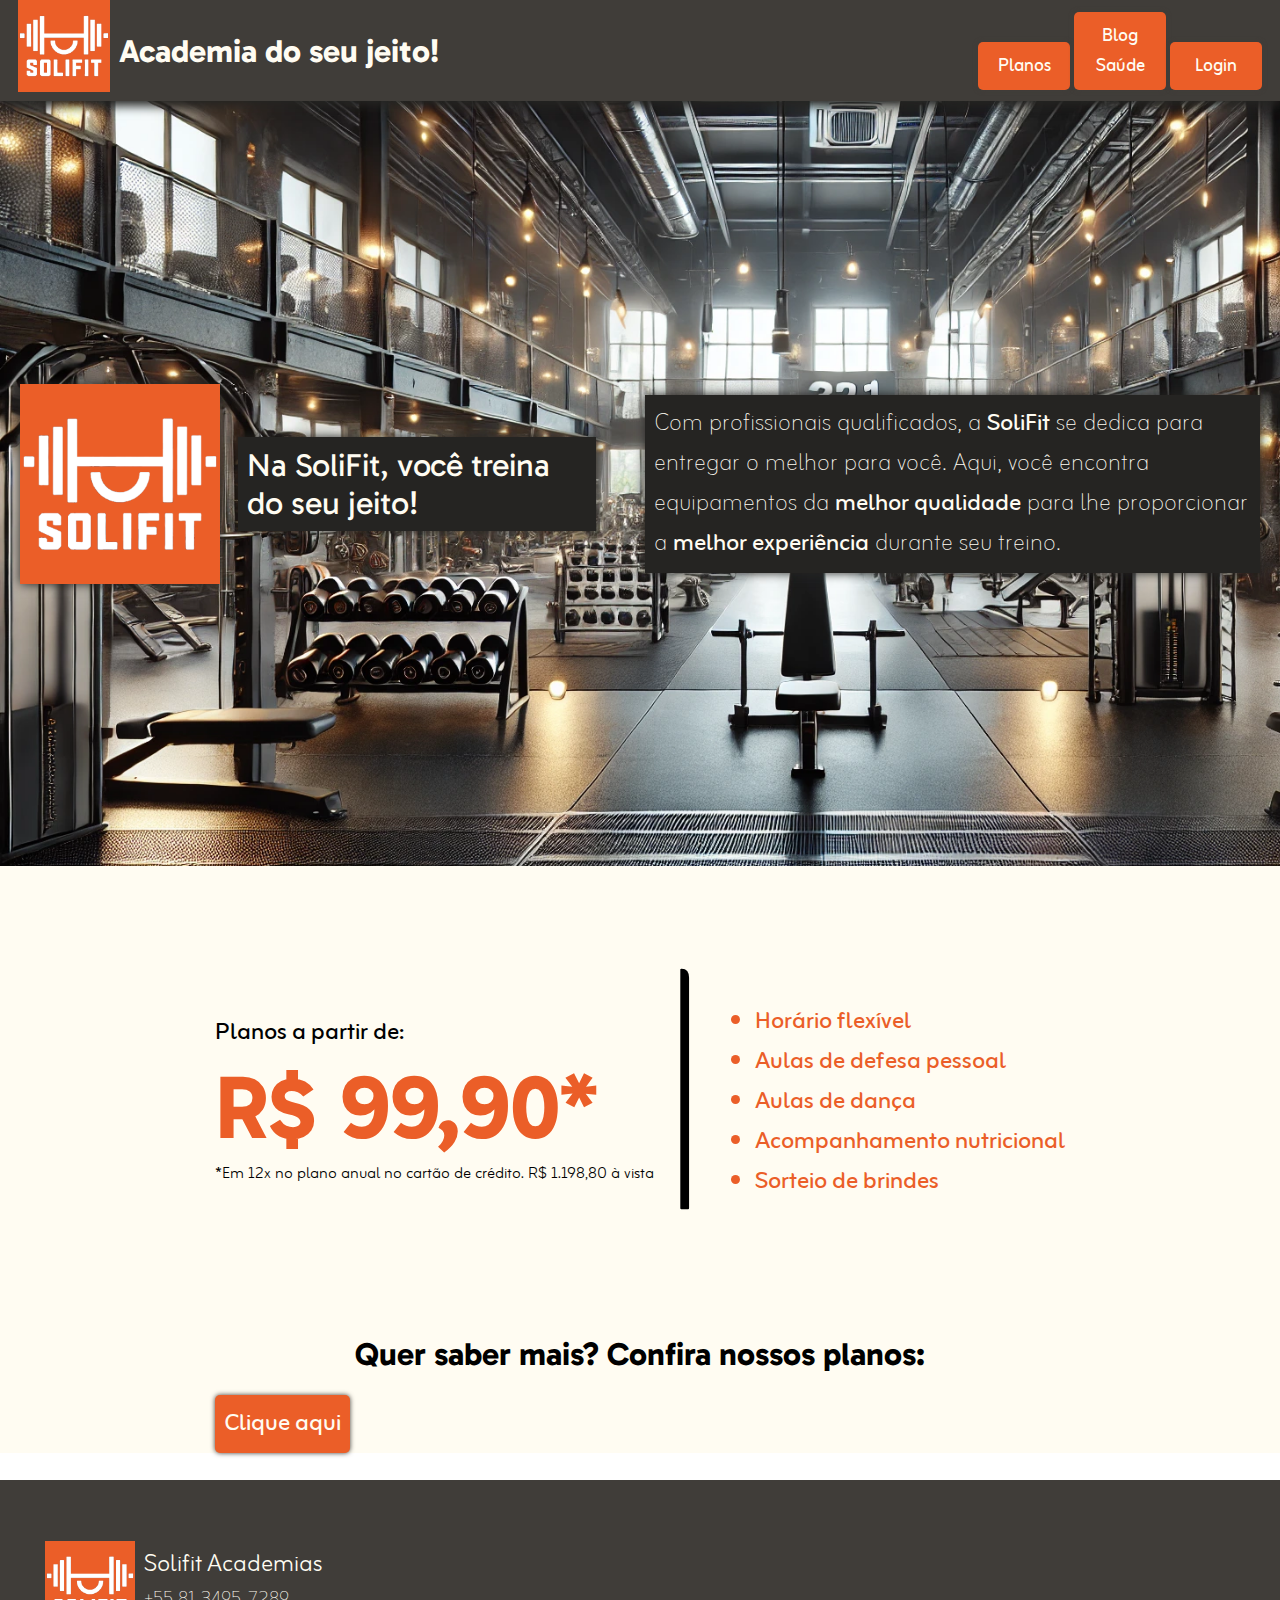
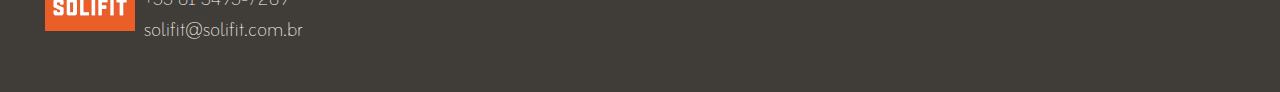
<file: index.html>
<!DOCTYPE html>
<html lang="pt-BR">

<head>
    <meta charset="UTF-8">
    <meta name="viewport" content="width=device-width, initial-scale=1.0">
    <link rel="stylesheet" href="/globalstyles.css">
    <link rel="stylesheet" href="/pages/home/home.css">
    <link rel="preconnect" href="https://fonts.googleapis.com">
    <link rel="preconnect" href="https://fonts.gstatic.com" crossorigin>
    <link
        href="https://fonts.googleapis.com/css2?family=Gabarito:wght@400..900&family=Zain:ital,wght@0,200;0,300;0,400;0,700;0,800;0,900;1,300;1,400&display=swap"
        rel="stylesheet">
    <script src="script.js" defer></script>
    <title>SoliFit</title>
</head>

<body>
    <header>
        <nav></nav>
    </header>
    <main>
        <section id="banner">
            <div class="bannerEsquerdo">
                <img src="/src/img/logo-colorido.png" alt="SoliFit">
                <h1 class="bannerTexto">Na <strong>SoliFit</strong>, você treina do seu jeito!</h1>
            </div>
            <div class="bannerDireito">
                <h2 class="bannerTexto">Com profissionais qualificados, a <strong>SoliFit</strong> se dedica para
                    entregar o melhor para você. Aqui, você encontra equipamentos da <strong>melhor qualidade</strong>
                    para lhe proporcionar a <strong>melhor experiência</strong> durante seu treino.</h2>
            </div>
        </section>
        <section id="planos">
            <div class="promocional">
                <div class="planosEquerdo">
                    <h2 class="planosPequeno">Planos a partir de:</h2>
                    <h1 class="planosGrande">R$ 99,90*</h1>
                    <h3 class="subTexto">*Em 12x no plano anual no cartão de crédito. R$ 1.198,80 à vista</h3>
                </div>
                <div class="planosCentro">
                    <h3 class="divisor">|</h3>
                </div>
                <div class="planosDireito">
                    <ul class="listaPlanos">
                        <li>Horário flexível</li>
                        <li>Aulas de defesa pessoal</li>
                        <li>Aulas de dança</li>
                        <li>Acompanhamento nutricional</li>
                        <li>Sorteio de brindes</li>
                    </ul>
                </div>
            </div>
            <div class="direcionamento">
                <h1>Quer saber mais? Confira nossos planos:</h1>
                <a href="/pages/planos/planos.html"><button>Clique aqui</button></a>
            </div>
        </section>
    </main>
    <footer></footer>
</body>

</html>
</file>
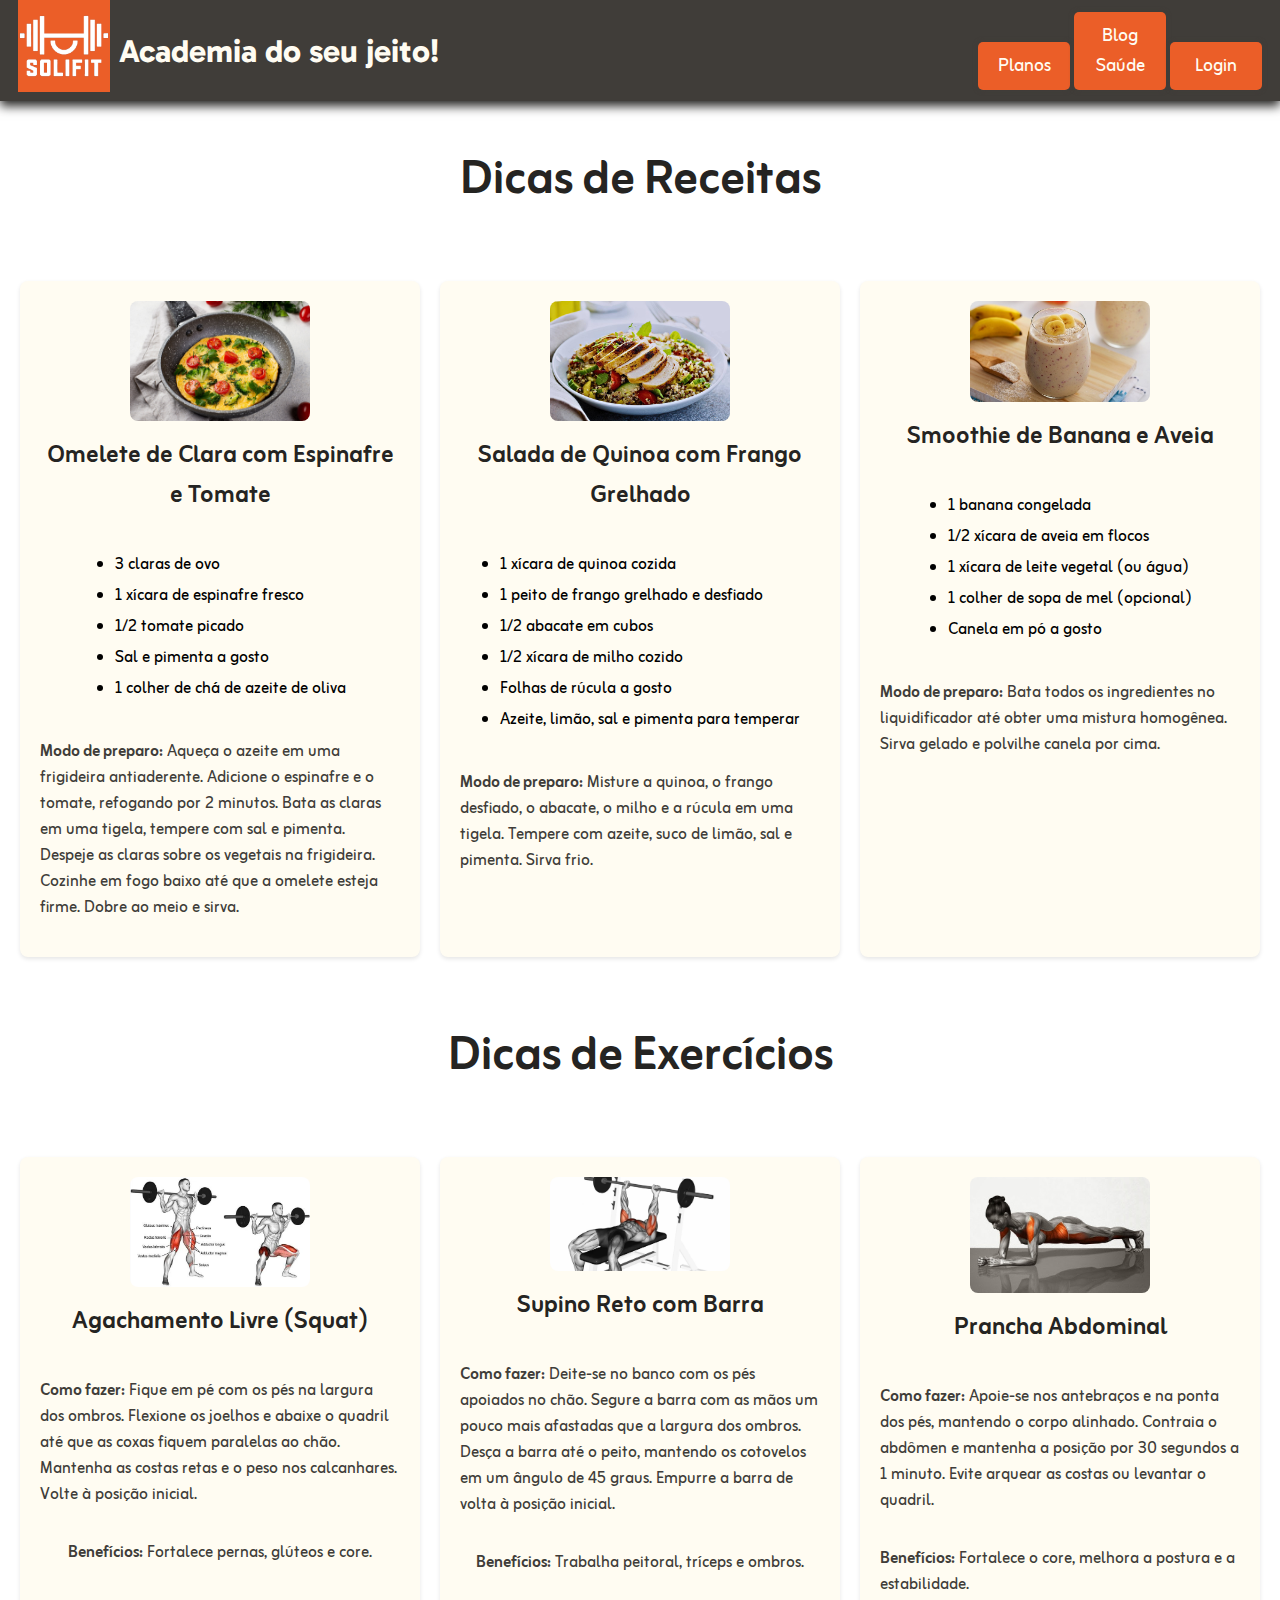
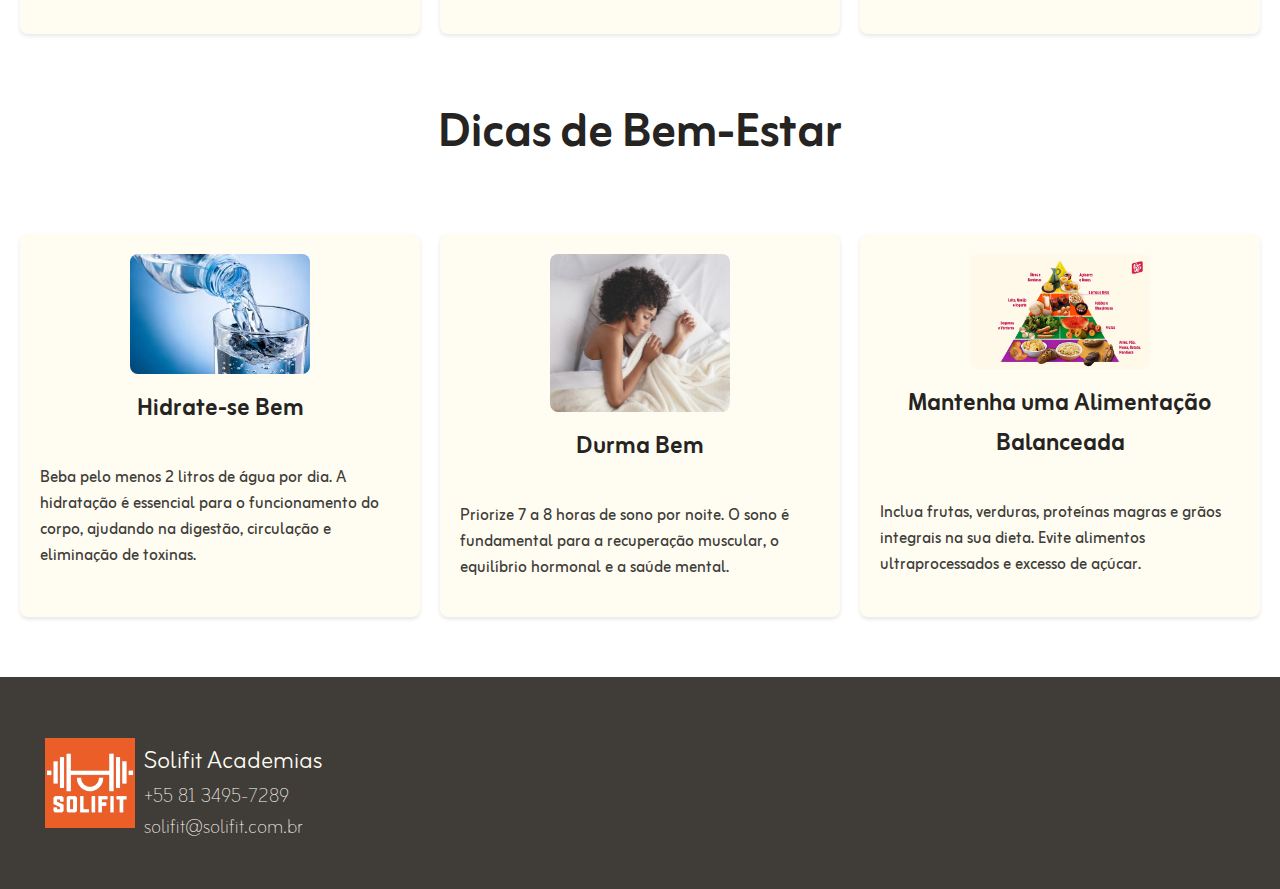
<file: pages/blog/blog.html>
<!DOCTYPE html>
<html lang="en">
<head>
    <meta charset="UTF-8">
    <meta name="viewport" content="width=device-width, initial-scale=1.0">
    <link rel="stylesheet" href="../../globalstyles.css">
    <link rel="preconnect" href="https://fonts.googleapis.com">
    <link rel="preconnect" href="https://fonts.gstatic.com" crossorigin>
    <link href="https://fonts.googleapis.com/css2?family=Gabarito:wght@400..900&family=Zain:ital,wght@0,200;0,300;0,400;0,700;0,800;0,900;1,300;1,400&display=swap"rel="stylesheet">
    <link rel="stylesheet" href="/pages/blog/blog.css">
    <script src="../../script.js" defer></script>
    <title>Blog SoliFit</title>
</head>
<body>
    <header>
        <nav></nav>
    </header>
    <main>
        <div class="title">
            <h2>Dicas de Receitas</h2>
        </div>
        <section class="card-container">
            <div class="card">
                <img src="/src/img/OmeletedeClaracomEspinafreeTomate.jpg" alt="Omelete de Clara com Espinafre e Tomate">
                <h2>Omelete de Clara com Espinafre e Tomate</h2>
                <ul>
                    <li>3 claras de ovo</li>
                    <li>1 xícara de espinafre fresco</li>
                    <li>1/2 tomate picado</li>
                    <li>Sal e pimenta a gosto</li>
                    <li>1 colher de chá de azeite de oliva</li>
                </ul>
                <p><strong>Modo de preparo:</strong> Aqueça o azeite em uma frigideira antiaderente. Adicione o espinafre e o tomate, refogando por 2 minutos. Bata as claras em uma tigela, tempere com sal e pimenta. Despeje as claras sobre os vegetais na frigideira. Cozinhe em fogo baixo até que a omelete esteja firme. Dobre ao meio e sirva.</p>
            </div>
            <div class="card">
                <img src="/src/img/SaladadeQuinoacomFrangoGrelhadojpg.jpg" alt="Salada de Quinoa com Frango Grelhado">
                <h2>Salada de Quinoa com Frango Grelhado</h2>
                <ul>
                    <li>1 xícara de quinoa cozida</li>
                    <li>1 peito de frango grelhado e desfiado</li>
                    <li>1/2 abacate em cubos</li>
                    <li>1/2 xícara de milho cozido</li>
                    <li>Folhas de rúcula a gosto</li>
                    <li>Azeite, limão, sal e pimenta para temperar</li>
                </ul>
                <p><strong>Modo de preparo:</strong> Misture a quinoa, o frango desfiado, o abacate, o milho e a rúcula em uma tigela. Tempere com azeite, suco de limão, sal e pimenta. Sirva frio.</p>
            </div>
            <div class="card">
                <img src="/src/img/SmoothiedeBananaeAveia.jpg" alt="Smoothie de Banana e Aveia">
                <h2>Smoothie de Banana e Aveia</h2>
                <ul>
                    <li>1 banana congelada</li>
                    <li>1/2 xícara de aveia em flocos</li>
                    <li>1 xícara de leite vegetal (ou água)</li>
                    <li>1 colher de sopa de mel (opcional)</li>
                    <li>Canela em pó a gosto</li>
                </ul>
                <p><strong>Modo de preparo:</strong> Bata todos os ingredientes no liquidificador até obter uma mistura homogênea. Sirva gelado e polvilhe canela por cima.</p>
            </div>
        </section>

        <div class="title">
            <h2>Dicas de Exercícios</h2>
        </div>
        <section class="card-container">
            <div class="card">
                <img src="/src/img/AgachamentoLivre(Squat).jpg" alt="Agachamento Livre (Squat)">
                <h2>Agachamento Livre (Squat)</h2>
                <p><strong>Como fazer:</strong> Fique em pé com os pés na largura dos ombros. Flexione os joelhos e abaixe o quadril até que as coxas fiquem paralelas ao chão. Mantenha as costas retas e o peso nos calcanhares. Volte à posição inicial.</p>
                <p><strong>Benefícios:</strong> Fortalece pernas, glúteos e core.</p>
            </div>
            <div class="card">
                <img src="/src/img/SupinoRetocomBarra.webp" alt="Supino Reto com Barra">
                <h2>Supino Reto com Barra</h2>
                <p><strong>Como fazer:</strong> Deite-se no banco com os pés apoiados no chão. Segure a barra com as mãos um pouco mais afastadas que a largura dos ombros. Desça a barra até o peito, mantendo os cotovelos em um ângulo de 45 graus. Empurre a barra de volta à posição inicial.</p>
                <p><strong>Benefícios:</strong> Trabalha peitoral, tríceps e ombros.</p>
            </div>
            <div class="card">
                <img src="/src/img/PranchaAbdominal.jpg" alt="Prancha Abdominal">
                <h2>Prancha Abdominal</h2>
                <p><strong>Como fazer:</strong> Apoie-se nos antebraços e na ponta dos pés, mantendo o corpo alinhado. Contraia o abdômen e mantenha a posição por 30 segundos a 1 minuto. Evite arquear as costas ou levantar o quadril.</p>
                <p><strong>Benefícios:</strong> Fortalece o core, melhora a postura e a estabilidade.</p>
            </div>
        </section>

        <div class="title">
            <h2>Dicas de Bem-Estar</h2>
        </div>
        <section class="card-container">
            <div class="card">
                <img src="/src/img/Hidrate-seBem.jpeg" alt="Hidrate-se Bem">
                <h2>Hidrate-se Bem</h2>
                <p>Beba pelo menos 2 litros de água por dia. A hidratação é essencial para o funcionamento do corpo, ajudando na digestão, circulação e eliminação de toxinas.</p>
            </div>
            <div class="card">
                <img src="/src/img/DurmaBem.jpg" alt="Durma Bem">
                <h2>Durma Bem</h2>
                <p>Priorize 7 a 8 horas de sono por noite. O sono é fundamental para a recuperação muscular, o equilíbrio hormonal e a saúde mental.</p>
            </div>
            <div class="card">
                <img src="/src/img/MantenhaumaAlimentaçãoBalanceada.jpg" alt="Mantenha uma Alimentação Balanceada">
                <h2>Mantenha uma Alimentação Balanceada</h2>
                <p>Inclua frutas, verduras, proteínas magras e grãos integrais na sua dieta. Evite alimentos ultraprocessados e excesso de açúcar.</p>
            </div>
        </section>
    </main>
    <footer></footer>
</body>
</html>
</file>
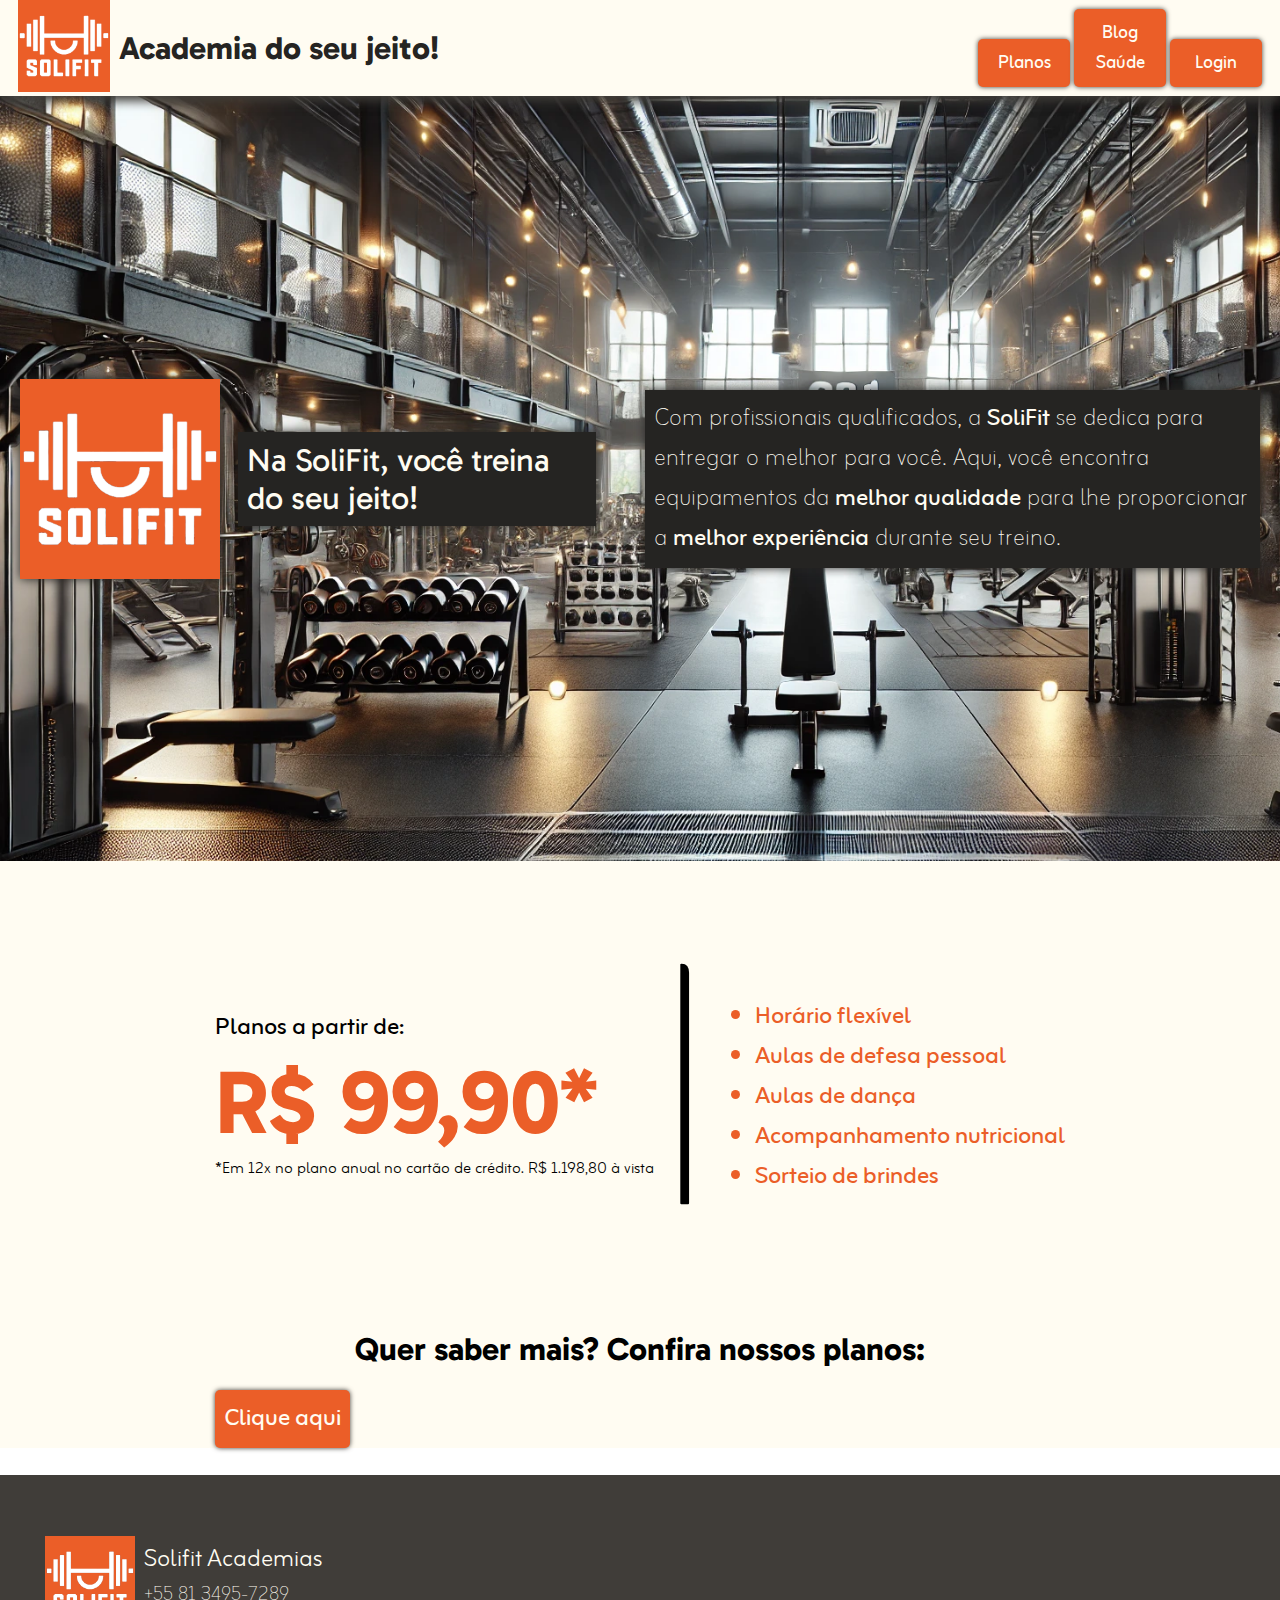
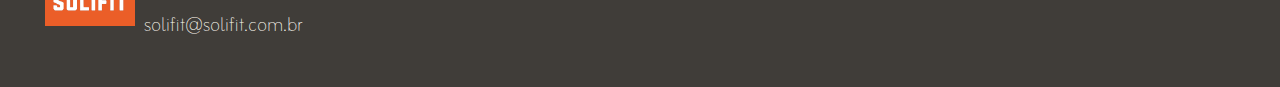
<file: pages/home/home.html>
<!DOCTYPE html>
<html lang="pt-BR">

<head>
    <meta charset="UTF-8">
    <meta name="viewport" content="width=device-width, initial-scale=1.0">
    <link rel="stylesheet" href="/src/globalstyles.css">
    <link rel="stylesheet" href="/pages/home/home.css">
    <link rel="preconnect" href="https://fonts.googleapis.com">
    <link rel="preconnect" href="https://fonts.gstatic.com" crossorigin>
    <link
        href="https://fonts.googleapis.com/css2?family=Gabarito:wght@400..900&family=Zain:ital,wght@0,200;0,300;0,400;0,700;0,800;0,900;1,300;1,400&display=swap"
        rel="stylesheet">
    <title>SoliFit</title>
</head>

<body>
    <header>
        <nav>
            <section id="navEsquerda">
                <a href="/pages/home/home.html">
                    <div class="logoNav">
                        <img src="/src/img/logo-colorido.png" alt="SoliFit" class="logo">
                    </div>
                </a>
                <h1>Academia do seu jeito!</h1>
            </section>
            <section id="navDireita">
                <div class="botoes">
                    <a href="/pages/planos/planos.html"><button>Planos</button></a>
                    <a href=""><button>Blog Saúde</button></a>
                    <a href=""><button>Login</button></a>
                </div>
            </section>
        </nav>
    </header>
    <main>
        <section id="banner">
            <div class="bannerEsquerdo">
                <img src="/src/img/logo-colorido.png" alt="SoliFit">
                <h1 class="bannerTexto">Na <strong>SoliFit</strong>, você treina do seu jeito!</h1>
            </div>
            <div class="bannerDireito">
                <h2 class="bannerTexto">Com profissionais qualificados, a <strong>SoliFit</strong> se dedica para
                    entregar o melhor para você. Aqui, você encontra equipamentos da <strong>melhor qualidade</strong>
                    para lhe proporcionar a <strong>melhor experiência</strong> durante seu treino.</h2>
            </div>
        </section>
        <section id="planos">
            <div class="promocional">
                <div class="planosEquerdo">
                    <h2 class="planosPequeno">Planos a partir de:</h2>
                    <h1 class="planosGrande">R$ 99,90*</h1>
                    <h3 class="subTexto">*Em 12x no plano anual no cartão de crédito. R$ 1.198,80 à vista</h3>
                </div>
                <div class="planosCentro">
                    <h3 class="divisor">|</h3>
                </div>
                <div class="planosDireito">
                    <ul class="listaPlanos">
                        <li>Horário flexível</li>
                        <li>Aulas de defesa pessoal</li>
                        <li>Aulas de dança</li>
                        <li>Acompanhamento nutricional</li>
                        <li>Sorteio de brindes</li>
                    </ul>
                </div>
            </div>
            <div class="direcionamento">
                <h1>Quer saber mais? Confira nossos planos:</h1>
                <a href="/pages/planos/planos.html"><button>Clique aqui</button></a>
            </div>
        </section>
    </main>
    <footer>
        <div id="footerEsquerdo">
            <img src="/src/img/logo-colorido.png" alt="SoliFit" class="logoFooter">
            <div id="textoFooter">
                <h2 class="solifitFooter">Solifit Academias</h2>
                <h3 class="infoFooter">+55 81 3495-7289</h3>
                <h3 class="infoFooter">solifit@solifit.com.br</h3>
            </div>
        </div>
    </footer>
</body>

</html>
</file>
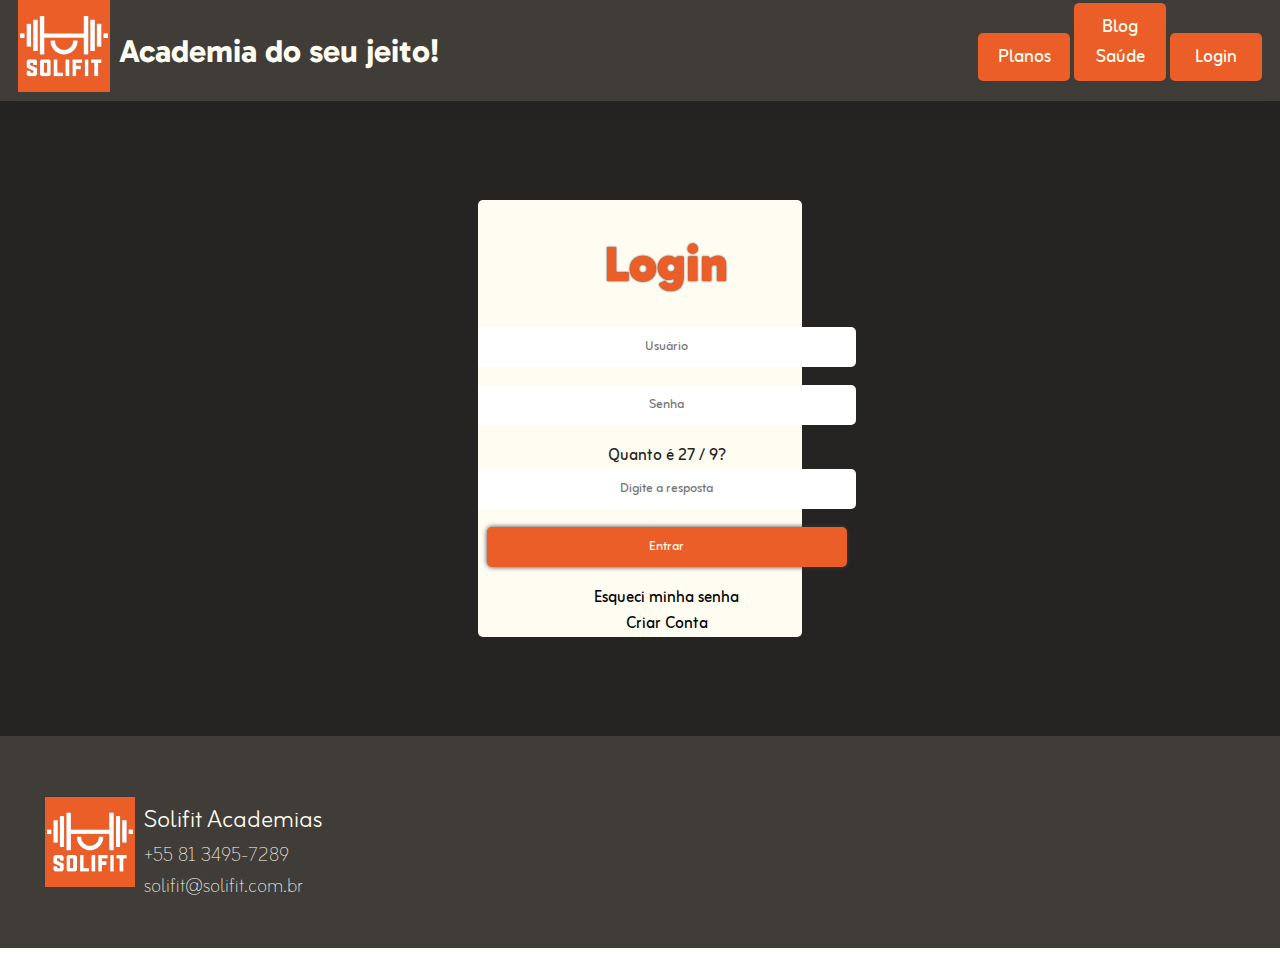
<file: pages/login/login.html>
<!DOCTYPE html>
<html lang="pt-BR">
<head>
    <meta charset="UTF-8">
    <meta name="viewport" content="width=device-width, initial-scale=1.0">
    <meta name="description" content="Formulário de login da SoliFit">
    <link rel="stylesheet" href="../../globalstyles.css">
    <link rel="stylesheet" href="login.css">
    <link rel="preconnect" href="https://fonts.googleapis.com">
    <link rel="preconnect" href="https://fonts.gstatic.com" crossorigin>
    <link href="https://fonts.googleapis.com/css2?family=Gabarito:wght@400..900&family=Zain:ital,wght@0,200;0,300;0,400;0,700;0,800;0,900;1,300;1,400&display=swap" rel="stylesheet">
    <script src="../../script.js" defer></script>
    <script src="login.js" defer></script>
    <title>Login</title>
</head>
<body>
    <header>
        <nav></nav>
    </header>
    <main>
        <section id="loginCard">
            <h1 class="loginTitulo">Login</h1>
            <form class="formularioLogin" action="/login" method="POST">
                <input type="text" id="username" name="username" required aria-required="true" placeholder="Usuário">
                <input type="password" id="password" name="password" required aria-required="true" placeholder="Senha">
                <div class="secFormulario">
                    <label for="captcha">Quanto é <span id="captchaPergunta"></span>?</label>
                    <input type="text" id="captchaResposta" name="captcha" placeholder="Digite a resposta" required aria-required="true">
                </div>

                <div class="secFormulario">
                    <button type="submit" value="fazerLogin">Entrar</button>
                </div>
            </form>
            <div id="links">
                <a href="/esqueci-senha">Esqueci minha senha</a>
                <a href="#" id="criarConta">Criar Conta</a>
            </div>
        </section>

        <section id="cadastroCard">
            <h1 class="loginTitulo">Crie sua conta</h1>
            <form class="formularioLogin" action="/cadastro" method="POST">
                <input type="text" id="username" name="username" required aria-required="true" placeholder="Usuário">
                <input type="text" id="email" name="email" required aria-required="true" placeholder="E-mail">
                <input type="password" id="password" name="password" required aria-required="true" placeholder="Senha">
                <input type="password" id="confirmPassword" name="confirmPassword" required aria-required="true" placeholder="Confirme sua senha">
                <input type="text" id="nomeCompleto" name="nomeCompleto" required aria-required="true" placeholder="Nome completo">
                <label for="dataNascimento">Data de Nascimento</label>
                <input type="date" id="dataNascimento" name="dataNascimento" required aria-required="true" placeholder="Data de Nascimento">
                <input type="text" id="telefone" name="telefone" required aria-required="true" placeholder="Telefone">
                <input type="text" id="CPF" name="CPF" required aria-required="true" placeholder="CPF">
                <label for="sexo">Sexo</label>
                <select name="sexo" id="sexo" required aria-required="true">
                    <option value="">Selecione</option>
                    <option value="masculino">Masculino</option>
                    <option value="feminino">Feminino</option>
                    <option value="outro">Outro</option>
                    <option value="nulo">Prefiro não responder</option>
                </select>
                <div class="secFormulario">
                    <label for="captcha">Quanto é <span id="captchaPergunta"></span>?</label>
                    <input type="text" id="captchaResposta" name="captcha" placeholder="Digite a resposta" required aria-required="true">
                </div>

                <div class="secFormulario">
                    <button type="submit" value="fazerLogin">Entrar</button>
                </div>
            </form>
            <div id="links">
                <a href="#" id="voltarLogin">Já tem uma conta? Faça Login.</a>
            </div>
        </section>
    </main>
    <footer></footer>
</body>
</html>
</file>
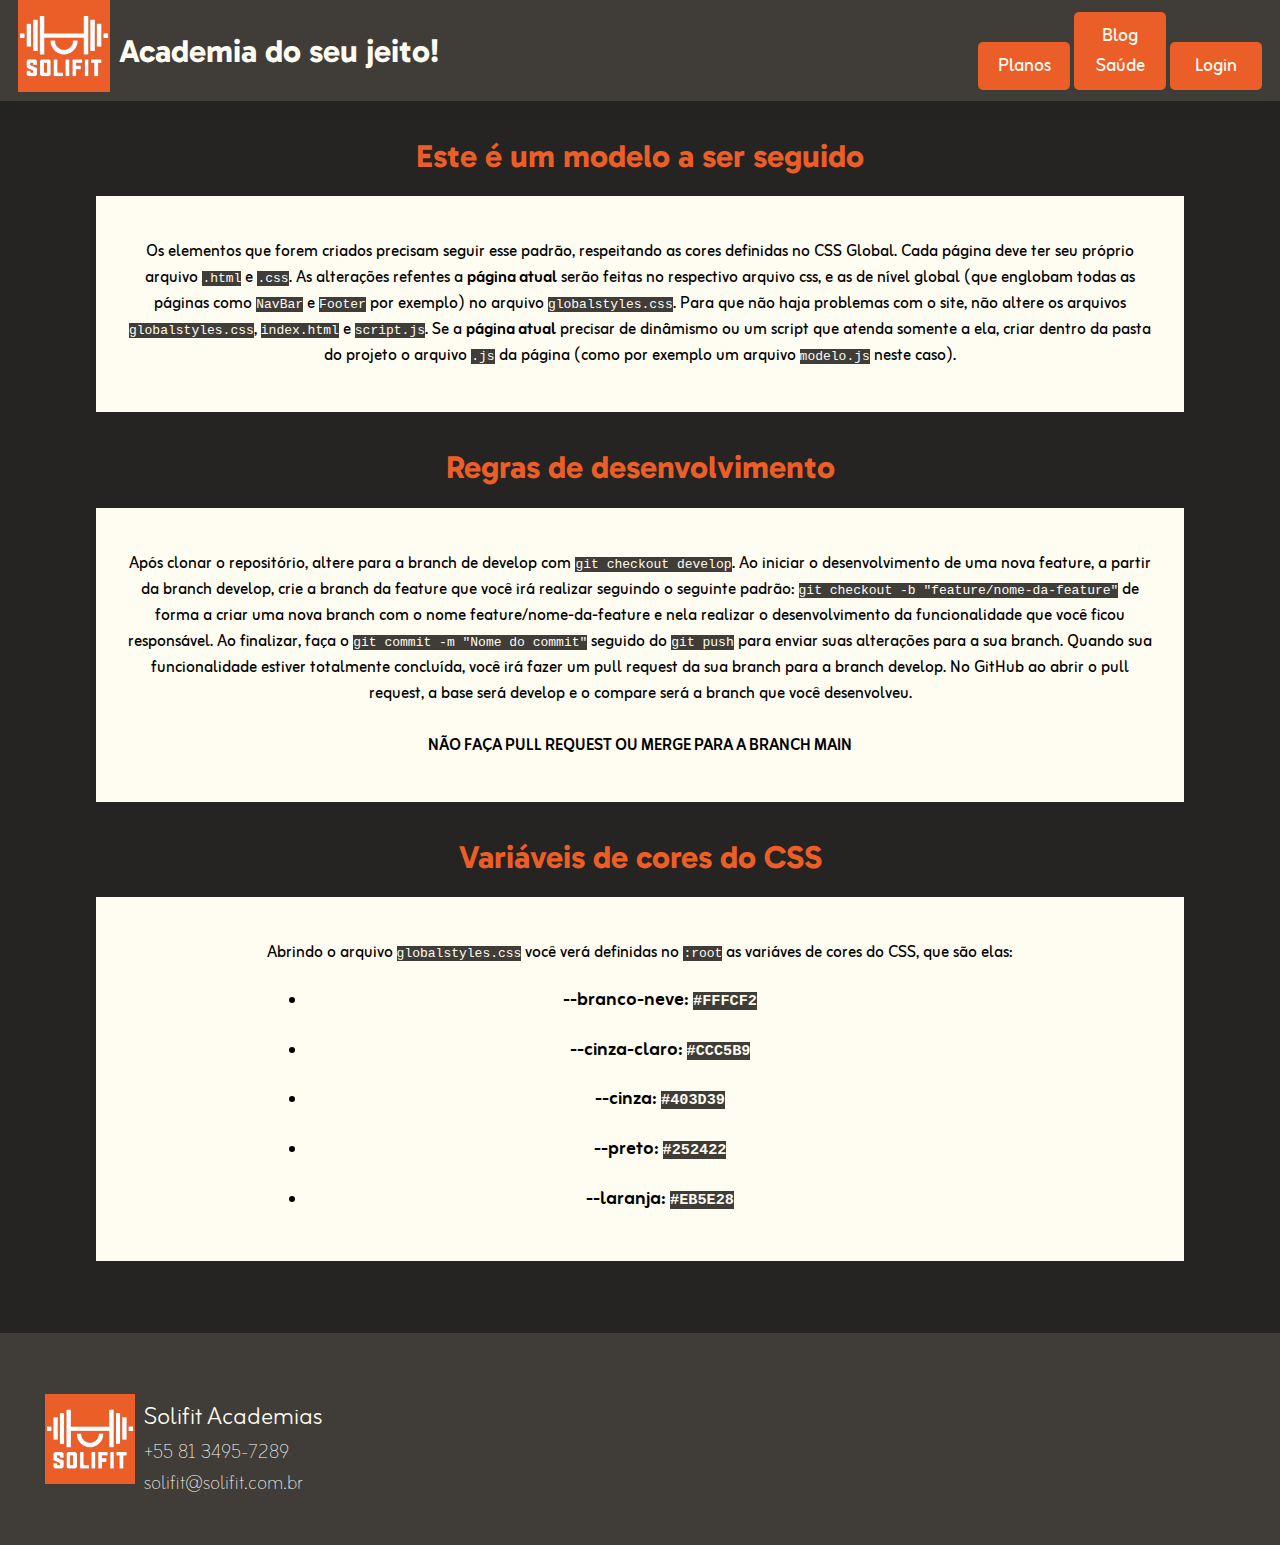
<file: pages/modelo/modelo.html>
<!DOCTYPE html>
<html lang="pt-BR">

<head>
    <meta charset="UTF-8">
    <meta name="viewport" content="width=device-width, initial-scale=1.0">
    <link rel="stylesheet" href="../../globalstyles.css"> <!-- ATENÇÃO! CSS Global do projeto. Não altere ou remova -->
    <link rel="stylesheet" href="modelo.css"> <!-- Sempre altere para o caminho do CSS local da página -->
    <link rel="preconnect" href="https://fonts.googleapis.com">
    <link rel="preconnect" href="https://fonts.gstatic.com" crossorigin>
    <link
        href="https://fonts.googleapis.com/css2?family=Gabarito:wght@400..900&family=Zain:ital,wght@0,200;0,300;0,400;0,700;0,800;0,900;1,300;1,400&display=swap"
        rel="stylesheet">
    <script src="../../script.js" defer></script>
    <title>SoliFit</title>
</head>

<body>
    <!-- ATENÇÃO! Não alterar o elemento header e o nav. Estão sendo gerados dinâmicamente pelo script.js -->
    <header>
        <nav></nav>
    </header>

    <!-- Todo o conteúdo da página deverá ser escrito apenas dentro do elemento main. -->
    <main>
        <h1 class="exemploTitulo">Este é um modelo a ser seguido</h1>
        <section id="secExemplo">
            <div class="conteudoExemplo">
                <p>Os elementos que forem criados precisam seguir esse padrão, respeitando as cores definidas no CSS
                    Global. Cada página deve ter seu próprio arquivo <code>.html</code> e <code>.css</code>.
                    As alterações refentes a <strong>página atual</strong> serão feitas no respectivo arquivo css, e as
                    de nível global (que englobam todas as páginas como <code>NavBar</code> e <code>Footer</code> por
                    exemplo) no arquivo <code>globalstyles.css</code>.
                    Para que não haja problemas com o site, não altere os arquivos <code>globalstyles.css</code>,
                    <code>index.html</code> e <code>script.js</code>. Se a <strong>página atual</strong> precisar de
                    dinâmismo ou um script que atenda somente a ela, criar dentro da pasta do projeto o arquivo
                    <code>.js</code> da página (como por exemplo um arquivo <code>modelo.js</code> neste caso).</p>
            </div>
        </section>
        <h1 class="exemploTitulo">Regras de desenvolvimento</h1>
        <section id="secExemplo">
            <div class="conteudoExemplo">
                <p>Após clonar o repositório, altere para a branch de develop com <code>git checkout develop</code>. Ao
                    iniciar o desenvolvimento de uma nova feature, a partir da branch develop, crie a branch da feature
                    que você irá realizar seguindo o seguinte padrão:
                    <code>git checkout -b "feature/nome-da-feature"</code> de forma a criar uma nova branch com o nome
                    feature/nome-da-feature e nela realizar o desenvolvimento da funcionalidade que você ficou
                    responsável. Ao finalizar, faça o <code>git commit -m "Nome do commit"</code> seguido do
                    <code>git push</code> para enviar suas alterações para a sua branch. Quando sua funcionalidade
                    estiver totalmente concluída, você irá fazer um pull request da sua branch para a branch develop. No
                    GitHub ao abrir o pull request, a base será develop e o compare será a branch que você desenvolveu.
                    <br> </BR><strong>NÃO FAÇA PULL REQUEST OU MERGE PARA A BRANCH MAIN</strong></p>
            </div>
        </section>
        <h1 class="exemploTitulo">Variáveis de cores do CSS</h1>
        <section id="secExemplo">
            <div class="conteudoExemplo">
                <p>Abrindo o arquivo <code>globalstyles.css</code> você verá definidas no <code>:root</code> as variáves
                    de cores do CSS, que são elas:</p>
                <ul>
                    <li>
                        <h3>--branco-neve: <code>#FFFCF2</code></h3>
                    </li>
                    <li>
                        <h3>--cinza-claro: <code>#CCC5B9</code></h3>
                    </li>
                    <li>
                        <h3>--cinza: <code>#403D39</code></h3>
                    </li>
                    <li>
                        <h3>--preto: <code>#252422</code></h3>
                    </li>
                    <li>
                        <h3>--laranja: <code>#EB5E28</code></h3>
                    </li>
                </ul>
            </div>
        </section>
    </main>

    <!-- ATENÇÃO! Não alterar o elemento footer. Está sendo gerado dinâmicamente pelo script.js. -->
    <footer></footer>
</body>

</html>
</file>
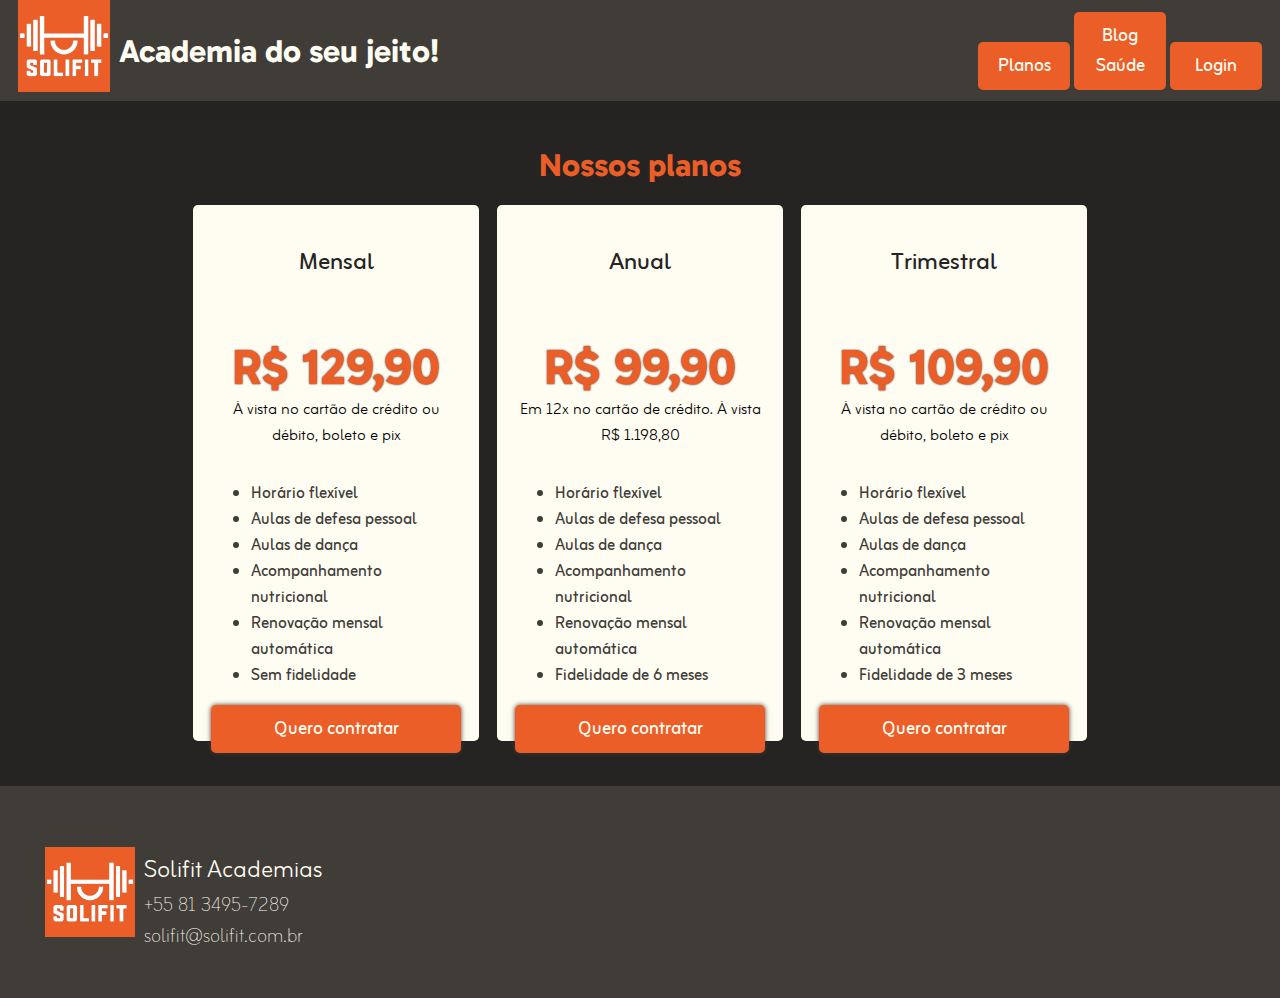
<file: pages/planos/planos.html>
<!DOCTYPE html>
<html lang="pt-BR">

<head>
    <meta charset="UTF-8">
    <meta name="viewport" content="width=device-width, initial-scale=1.0">
    <link rel="stylesheet" href="../../globalstyles.css">
    <link rel="stylesheet" href="/pages/planos/planos.css">
    <link rel="preconnect" href="https://fonts.googleapis.com">
    <link rel="preconnect" href="https://fonts.gstatic.com" crossorigin>
    <link
        href="https://fonts.googleapis.com/css2?family=Gabarito:wght@400..900&family=Zain:ital,wght@0,200;0,300;0,400;0,700;0,800;0,900;1,300;1,400&display=swap"
        rel="stylesheet">
    <script src="../../script.js" defer></script>
    <title>SoliFit</title>
</head>

<body>
    <header>
        <nav></nav>
    </header>
    <main>
        <section id="planos">
            <h1 class="planosTitulo">Nossos planos</h1>
            <div id="cardsPlanos">
                <div class="plano">
                    <h2 class="tipo">Mensal</h2>
                    <div class="valores">
                        <h1 class="valor">R$ 129,90</h1>
                        <h3 class="subTexto">À vista no cartão de crédito ou débito, boleto e pix</h3>
                    </div>
                    <div class="beneficios">
                        <ul>
                            <li>Horário flexível</li>
                            <li>Aulas de defesa pessoal</li>
                            <li>Aulas de dança</li>
                            <li>Acompanhamento nutricional</li>
                            <li>Renovação mensal automática</li>
                            <li>Sem fidelidade</li>
                        </ul>
                    </div>
                    <button class="contratar">Quero contratar</button>
                </div>
                <div class="plano">
                    <h2 class="tipo">Anual</h2>
                    <div class="valores">
                        <h1 class="valor">R$ 99,90</h1>
                        <h3 class="subTexto">Em 12x no cartão de crédito. À vista R$ 1.198,80</h3>
                    </div>
                    <div class="beneficios">
                        <ul>
                            <li>Horário flexível</li>
                            <li>Aulas de defesa pessoal</li>
                            <li>Aulas de dança</li>
                            <li>Acompanhamento nutricional</li>
                            <li>Renovação mensal automática</li>
                            <li>Fidelidade de 6 meses</li>
                        </ul>
                    </div>
                    <button class="contratar">Quero contratar</button>
                </div>
                <div class="plano">
                    <h2 class="tipo">Trimestral</h2>
                    <div class="valores">
                        <h1 class="valor">R$ 109,90</h1>
                        <h3 class="subTexto">À vista no cartão de crédito ou débito, boleto e pix</h3>
                    </div>
                    <div class="beneficios">
                        <ul>
                            <li>Horário flexível</li>
                            <li>Aulas de defesa pessoal</li>
                            <li>Aulas de dança</li>
                            <li>Acompanhamento nutricional</li>
                            <li>Renovação mensal automática</li>
                            <li>Fidelidade de 3 meses</li>
                        </ul>
                    </div>
                    <button class="contratar">Quero contratar</button>
                </div>
            </div>
        </section>
    </main>
    <footer></footer>
</body>

</html>
</file>
<file: globalstyles.css>
:root {
    --branco-neve: #FFFCF2;
    --cinza-claro: #CCC5B9;
    --cinza: #403D39;
    --preto: #252422;
    --laranja: #EB5E28;
}

body {
    margin: 0;
}

h1 {
    font-family: 'Gabarito', sans-serif;
}

h2, h3, h4, h5, p, li, form, input, button, a {
    font-family: 'Zain', sans-serif;
}

a {
    text-decoration: none;
    color: inherit;
    transition: 0.3s;
}

button {
    color: var(--branco-neve);
    background-color: var(--laranja);
    border: none;
    border-radius: 5px;
    box-shadow: 0 0 5px var(--cinza);
    padding: 1vh;
}

button:hover {
    cursor: pointer;
    transition: 0.3s;
}

input {
    border: none;
    border-radius: 5px;
    outline-color: var(--laranja);
    text-align: center;
    transition: 0.3s;
}

input:focus { 
    border: none;
}
/* ----------------------------------------------------------------------*/
nav {
    display: flex;
    align-items: center;
    position: relative;
    justify-content: space-between;
    box-shadow: 0px 5px 10px var(--preto);
    background-color: var(--cinza);
    width: 100%;
}

nav h1 {
    color: var(--branco-neve);
}

#navEsquerda {
    align-items: center;
    display: flex;
    max-width: fit-content;
    color: var(--preto);
    margin-left: 2vh;
    gap: 1vh;
}

.logoNav img {
    width: 92px;
    height: 92px;
}

#navDireita {
    margin-right: 2vh;
    max-width: fit-content;
    gap: 5vh;
}

.botoes button {
    width: 92px;
    font-size: large;
}
/* ----------------------------------------------------------------------*/
footer {
    display: flex;
    align-content: center;
    background-color: var(--cinza);
    padding: 5vh;
}

#footerEsquerdo {
    display: flex;
    align-items: center;
    color: var(--branco-neve);
    gap: 1vh;
}

.textoFooter {
    align-items: center;
}

.solifitFooter {
    font-weight: 300;
    margin-bottom: 0;
}

.infoFooter {
    margin-top: 0;
    margin-bottom: 0;
    font-weight: 200;
}

.logoFooter {
    max-width: 90px;
    max-height: 90px;
}
</file>
<file: pages/home/home.css>
#banner {
    background-image: url(/src/img/banner.webp);
    background-attachment: fixed;
    background-size: cover;
    max-width: 100%;
    height: 85vh;
    display: flex;
    color: var(--branco-neve);
    align-items: center;
    justify-content: space-around;
    gap: 1vh;
}

.bannerEsquerdo {
    display: flex;
    justify-content: center;
    align-items: center;
    gap: 2vh;
    max-width: 45%;
}

.bannerEsquerdo img {
    width: 200px;
    box-shadow: 0 0 10px var(--preto);
}

.bannerTexto {
    background-color: var(--preto);
    box-shadow: 0 0 10px var(--preto);
    padding: 1vh;
    font-weight: 295;
}

.bannerDireito {
    display: flex;
    justify-content: center;
    align-items: center;
    max-width: 48%;
}
/* ----------------------------------------------------------------------*/
#planos {
    display: grid;
    justify-content: center;
    align-items: center;
    margin-bottom: 3vh;
    background-color: var(--branco-neve);
}

.promocional {
    display: flex;
    justify-content: space-around;
    align-items: center;
    margin-bottom: 0;
}

.planosEsquerdo {
    justify-content: center;
    align-items: center;
    color: var(--preto);
    margin-bottom: 0;
}

.planosPequeno {
    font-size: x-large;
    font-weight: 400;
    margin-bottom: 0;
}

.planosGrande {
    margin-top: 0;
    font-size: 10vh;
    margin-bottom: 0;
    color: var(--laranja);
}

.subTexto {
    margin-top: 0;
    font-size: medium;
    font-weight: 300;
    margin-bottom: 0;
}

.divisor {
    margin-top: 0;
    margin-bottom: 0;
    font-size: 30vh;
    font-weight: 100;
}

.planosDireito {
    margin-bottom: 0;
}

.listaPlanos {
    font-family: 'Zain';
    font-size: x-large;
    color: var(--laranja);
    margin-bottom: 0;
}

.direcionamento {
    margin-top: 0;
    justify-items: center;
}

.direcionamento button {
    max-width: 100%;
    font-size: x-large;
}
</file>
<file: pages/blog/blog.css>
.title {
    text-align: center;
    margin: 40px 0 20px 0;
    font-size: 2rem;
    color: var(--preto);
    font-family: 'Gabarito', sans-serif;
    font-weight: 700;
}
.card-container {
    display: grid;
    grid-template-columns: repeat(auto-fit, minmax(300px, 1fr));
    gap: 20px;
    padding: 20px;
    margin-bottom: 40px;
}

.card {
    background-color: var(--branco-neve);
    border-radius: 8px;
    box-shadow: 0 2px 4px rgba(0, 0, 0, 0.1);
    padding: 20px;
    display: flex;
    flex-direction: column;
    align-items: center;
    text-align: center;
}

.card img {
    width: 50%;
    height: auto;
    border-radius: 8px;
    margin-bottom: 15px;
}

.card h2 {
    margin-top: 0;
    color: var(--preto);
}

.card ul {
    padding-left: 20px;
    text-align: left;
}

.card ul li {
    list-style-type: disc;
    margin-bottom: 5px;
}

.card p {
    color: var(--cinza);
    text-align: left;
}

@media (max-width: 768px) {
    .card-container {
        grid-template-columns: repeat(auto-fit, minmax(250px, 1fr));
    }
}

@media (max-width: 480px) {
    .card-container {
        grid-template-columns: 1fr;
    }
}
</file>
<file: src/globalstyles.css>
:root {
    --branco-neve: #FFFCF2;
    --cinza-claro: #CCC5B9;
    --cinza: #403D39;
    --preto: #252422;
    --laranja: #EB5E28;
}

body {
    margin: 0;
}

h1 {
    font-family: 'Gabarito', sans-serif;
}

h2, h3, h4, h5 p {
    font-family: 'Zain', sans-serif;
}

button {
    font-family: 'Zain';
    color: var(--branco-neve);
    background-color: var(--laranja);
    border: none;
    border-radius: 5px;
    box-shadow: 0 0 5px var(--cinza);
    padding: 1vh;
}
/* ----------------------------------------------------------------------*/
nav {
    display: flex;
    align-items: center;
    position: relative;
    justify-content: space-between;
    box-shadow: 0px 5px 10px var(--cinza);
    background-color: var(--branco-neve);
    width: 100%;
}

#navEsquerda {
    align-items: center;
    display: flex;
    max-width: fit-content;
    color: var(--preto);
    margin-left: 2vh;
    gap: 1vh;
}

.logoNav img {
    width: 92px;
    height: 92px;
}

#navDireita {
    margin-right: 2vh;
    max-width: fit-content;
}

.botoes button {
    width: 92px;
    font-size: large;
}
/* ----------------------------------------------------------------------*/
footer {
    display: flex;
    align-content: center;
    background-color: var(--cinza);
    padding: 5vh;
}

#footerEsquerdo {
    display: flex;
    align-items: center;
    color: var(--branco-neve);
    gap: 1vh;
}

.textoFooter {
    align-items: center;
}

.solifitFooter {
    font-weight: 300;
    margin-bottom: 0;
}

.infoFooter {
    margin-top: 0;
    margin-bottom: 0;
    font-weight: 200;
}

.logoFooter {
    max-width: 90px;
    max-height: 90px;
}
</file>
<file: pages/login/login.css>
main, .formularioLogin, .secFormulario, #links {
    display: grid;
    align-items: center;
    justify-items: center;
}

input, button { 
    width: 40vh;
    margin-bottom: 2vh;
    padding: 1vh;
}

main {
    background-color: var(--preto);
    padding: 11vh;
    display: flex;
    justify-content: center;
    align-items: center;
    transition: padding 0.3s ease-in-out;
}

.inativo {
    opacity: 0;
    visibility: hidden;
    pointer-events: none;
    transition: opacity 0.5s ease-in-out, visibility 0.5s ease-in-out;
}

.ativo {
    opacity: 1;
    visibility: visible;
    height: auto;
}

#cadastroCard {
    align-content: center;
    position: absolute;
    top: 60%;
    left: 50%;
    transform: translate(-50%, -50%);
    transition: opacity 0.5s ease-in-out;
}

#loginCard, #cadastroCard {
    display: grid;
    align-items: center;
    justify-items: center;
    background-color: var(--branco-neve);
    width: 30%;
    border-radius: 5px;
    transition: 0.3s;
}

.loginTitulo {
    color: var(--laranja);
    text-shadow: 0 0 2px var(--preto);
    font-size: 50px;
    font-weight: 900;
}

.formularioLogin {
    color: var(--preto);
    max-width: 100%;
}
</file>
<file: pages/modelo/modelo.css>
code {
    background-color: var(--cinza);
    color: var(--branco-neve);
}

main {
    display: grid;
    align-items: center;
    justify-items: center;
    padding: 4vh;
    background-color: var(--preto);
}

#secExemplo {
    background-color: var(--branco-neve);
    display: grid;
    justify-content: center;
    align-items: center;
    text-align: center;
    width: 90%;
    margin-bottom: 4vh;
}

.exemploTitulo {
    margin-top: 0;
    color: var(--laranja);
    font-size: xx-large;
}

.conteudoExemplo {
    text-align: center;
    padding: 3vh;
}
</file>
<file: pages/planos/planos.css>
main {
    background-color: var(--preto);
    padding: 5vh;
    height: max-content;
}

#planos {
    display: grid;
    justify-content: center;
    align-items: center;
    text-align: center;
}

.planosTitulo {
    margin-top: 0;
    color: var(--laranja);
    font-size: xx-large;
}

#cardsPlanos {
    display: flex;
    align-items: center;
    justify-content: space-between;
    gap: 2vh;
}

.plano {
    display: grid;
    justify-content: center;
    text-align: center;
    background-color: var(--branco-neve);
    border-radius: 5px;
    padding: 2vh;
    width: 250px;
    height: 500px;
}

.tipo {
    font-weight: 400;
    color: var(--preto);
}

.beneficios {
    text-align: left;
    font-family: 'Zain';
    color: var(--cinza);
}

.valor {
    color: var(--laranja);
    text-shadow: 0 0 2px var(--preto);
    font-size: 50px;
    margin-bottom: 0;
}

.subTexto {
    margin-top: 0;
    font-weight: 300;
    font-size: medium;
}

.contratar {
    font-size: large;
}
</file>
